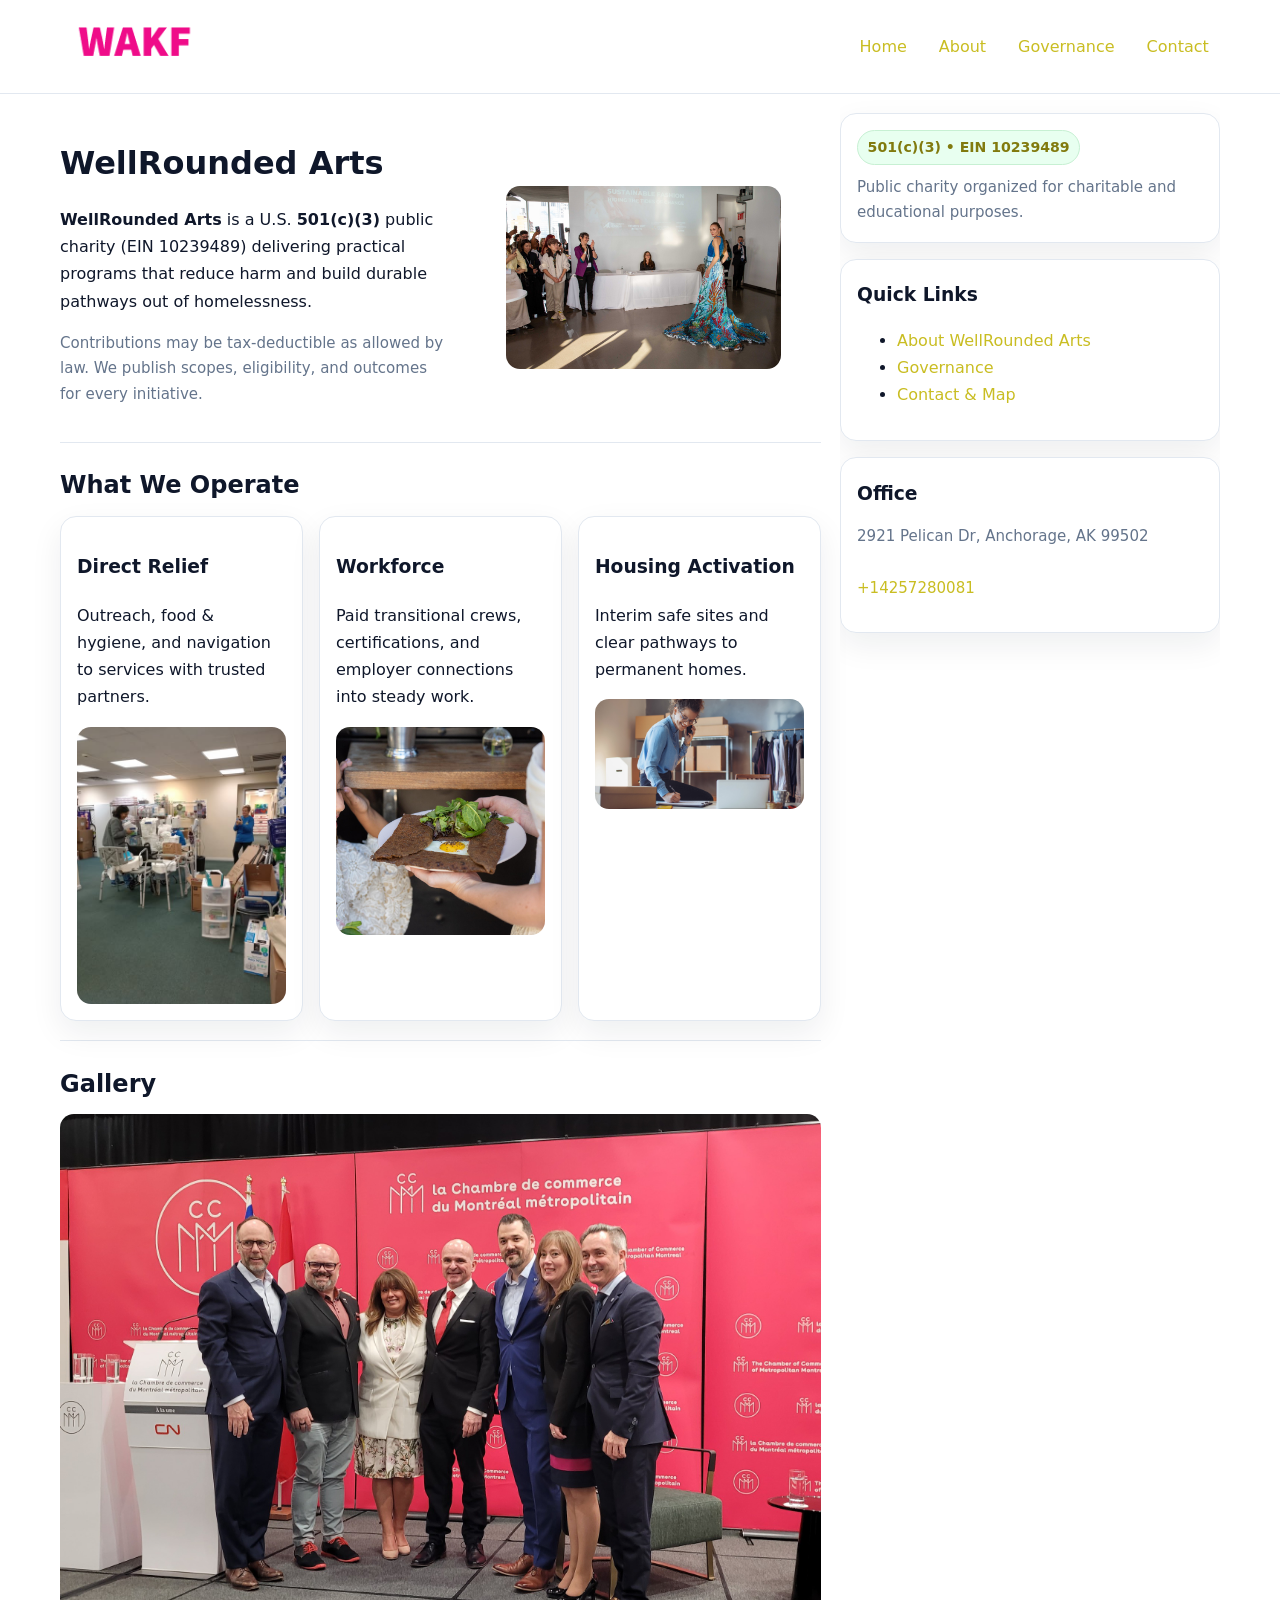
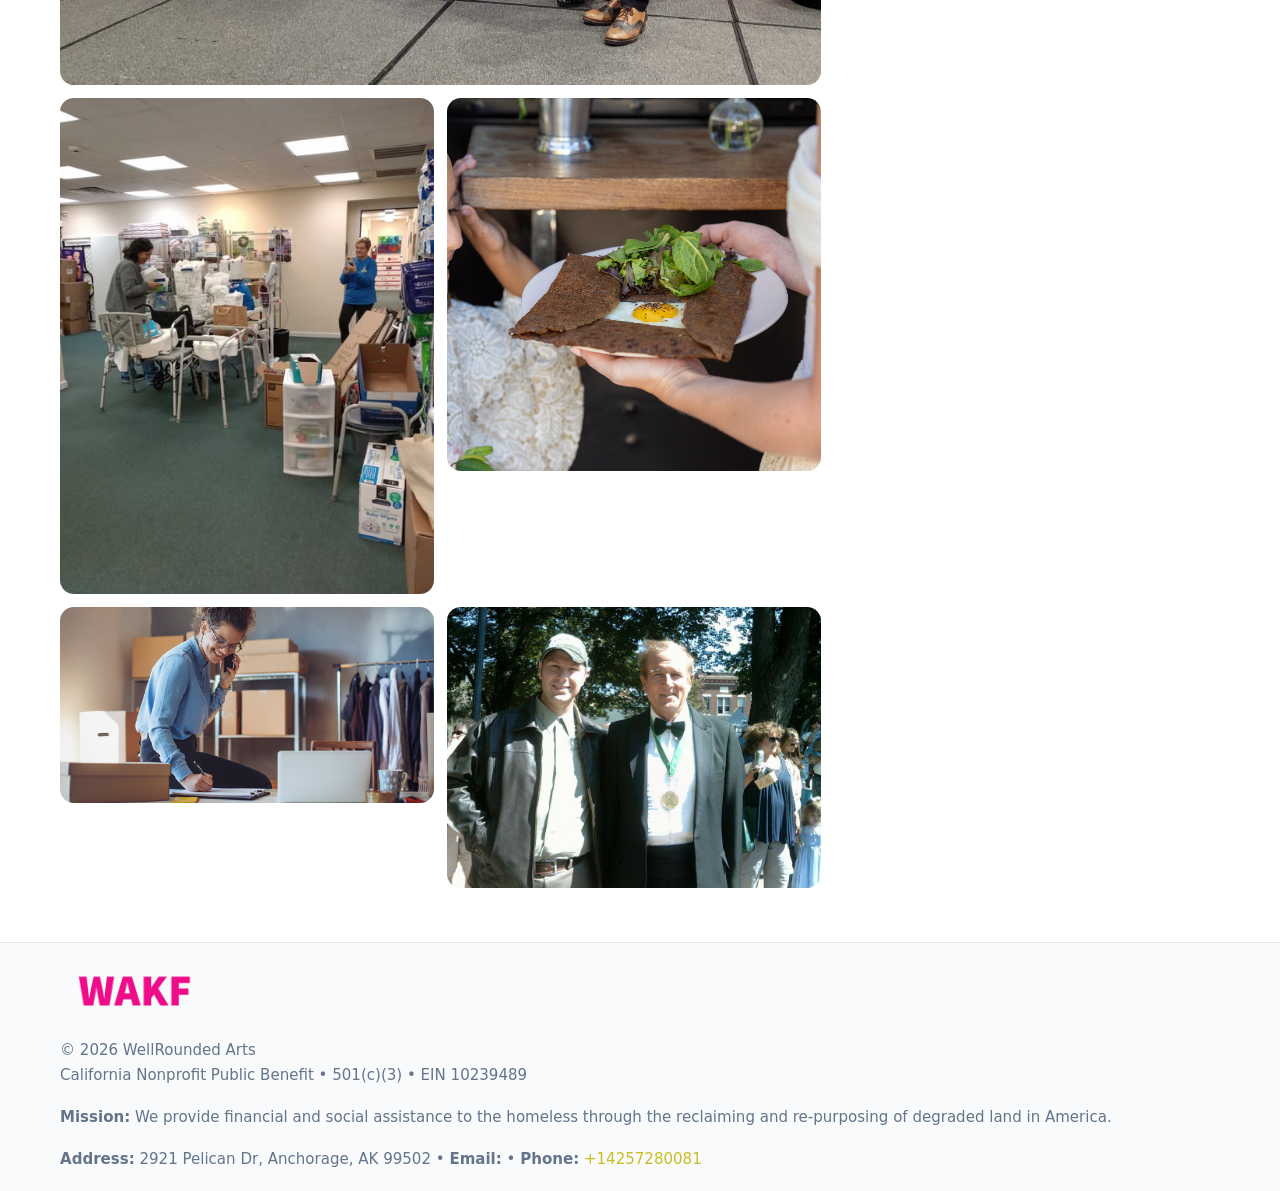
<file: index.html>
<!doctype html>
<html lang="en">
<head>
<meta charset="utf-8"/><meta name="viewport" content="width=device-width,initial-scale=1"/>
<title>WellRounded Arts – Nonprofit • 2025</title>
<link rel="stylesheet" href="assets/styles.css"/><link rel="icon" href="images/logo.png">
<meta name="data-ein" content="10239489"><meta name="data-name" content="WellRounded Arts">
<meta name="data-email" content=""><meta name="data-phone" content="+14257280081">
<meta name="data-address" content="2921 Pelican Dr,
Anchorage, AK 99502"><meta name="data-map" content="2921+Pelican+Dr,+Anchorage,+AK+99502">
  <meta name="description" content="We are a 501(c)(3) organization advancing arts education and cultural programs through transparent programs, local partnerships, and measurable outcomes.">
<meta name="facebook-domain-verification" content="70reb1783p9fsjjmc0c6f45y0c2ot2" />
</head>
<body>
<div style="position:absolute;left:-9999px;top:-9999px;opacity:0" data-uniq="{{UNIQUE_BLOB}}">
  <span>We are a 501(c)(3) organization advancing arts education and cultural programs through transparent programs, local partnerships, and measurable outcomes.</span><svg width="12" height="12" viewBox="0 0 12 12" xmlns="http://www.w3.org/2000/svg"><circle cx="6" cy="6" r="5" fill="#0f766e"/></svg><img src="images/land.jpg" width="1" height="1" alt="" loading="lazy"/>
</div>

<header>
  <div class="header-wrap">
    <a href="index.html"><img src="images/logo.png" alt="WellRounded Arts logo" style="width:150px"></a>
    <nav><a class="active" href="index.html">Home</a><a href="about.html">About</a><a href="governance.html">Governance</a><a href="contact.html">Contact</a></nav>
  </div>
</header>

<div class="layout">
  <main>
    <section class="section">
      <div class="c9a0d7b5052">
        <div>
          <h1>WellRounded Arts</h1>
          <p class="c2cefaf4e4b"><strong>WellRounded Arts</strong> is a U.S. <strong>501(c)(3)</strong> public charity (EIN 10239489) delivering practical programs that reduce harm and build durable pathways out of homelessness.</p>
          <p class="small">Contributions may be tax-deductible as allowed by law. We publish scopes, eligibility, and outcomes for every initiative.</p>
        </div>
        <figure><img src="images/hero.jpg" alt="Community program hero"></figure>
      </div>
    </section>

    <section class="section">
      <h2>What We Operate</h2>
      <div class="cards">
        <article class="c8273194bd9"><h3>Direct Relief</h3><p>Outreach, food & hygiene, and navigation to services with trusted partners.</p><img src="images/relief.jpg" alt=""></article>
        <article class="c8273194bd9"><h3>Workforce</h3><p>Paid transitional crews, certifications, and employer connections into steady work.</p><img src="images/jobs.jpg" alt=""></article>
        <article class="c8273194bd9"><h3>Housing Activation</h3><p>Interim safe sites and clear pathways to permanent homes.</p><img src="images/land.jpg" alt=""></article>
      </div>
    </section>

    <!-- Gallery 5 ảnh (≥5 ảnh trong site) -->
    <section class="section">
      <h2>Gallery</h2>
      <div class="gallery">
        <img class="span2" src="images/programs.jpg" alt="Programs overview">
        <img src="images/relief.jpg" alt="Relief">
        <img src="images/jobs.jpg" alt="Jobs">
        <img src="images/land.jpg" alt="Housing">
        <img src="images/about.jpg" alt="Partners">
      </div>
    </section>
  </main>

  <aside aria-label="Sidebar">
    <div class="aside-box">
      <span class="c7953c2e210">501(c)(3) • EIN 10239489</span>
      <p class="small" style="margin:.6rem 0 0">Public charity organized for charitable and educational purposes.</p>
    </div>
    <div class="aside-box">
      <h3>Quick Links</h3>
      <ul>
        <li><a href="about.html">About WellRounded Arts</a></li>
        <li><a href="governance.html">Governance</a></li>
        <li><a href="contact.html">Contact & Map</a></li>
      </ul>
    </div>
    <div class="aside-box">
      <h3>Office</h3>
      <p class="small">2921 Pelican Dr,
Anchorage, AK 99502<br><a href="mailto:"></a><br><a href="tel:+14257280081">+14257280081</a></p>
    </div>
  </aside>
</div>

<footer>
  <div class="foot">
    <div><img src="images/logo.png" alt="" style="width:150px;margin-bottom:.5rem"><div class="small">© <span id="year"></span> WellRounded Arts</div><div class="small">California Nonprofit Public Benefit • 501(c)(3) • EIN 10239489</div></div>
    <div><div class="small"><strong>Mission:</strong> We provide financial and social assistance to the homeless through the reclaiming and re-purposing of degraded land in America.</div></div>
    <div><div class="small"><strong>Address:</strong> 2921 Pelican Dr,
Anchorage, AK 99502 • <strong>Email:</strong> <a href="mailto:"></a> • <strong>Phone:</strong> <a href="tel:+14257280081">+14257280081</a></div></div>
  </div>
</footer>

<!-- color/skin -->
<script>(function(){function g(n){const e=document.querySelector('meta[name="'+n+'"]');return e?e.content:''}
function h(s){let x=2166136261>>>0;for(let i=0;i<s.length;i++){x^=s.charCodeAt(i);x=(x*16777619)>>>0}return x>>>0}
let k=(g('data-ein')||'').replace(/\D+/g,'');if(!k)k=g('data-name')||location.hostname||'d';
const key=h(String(k)),H=key%360,S=55+(key%20),L=46;
const r=document.documentElement;r.style.setProperty('--brand',`hsl(${H} ${S}% ${L}%)`);
r.style.setProperty('--brand-ink',`hsl(${H} ${Math.min(95,S+10)}% ${Math.max(22,L-18)}%)`);
r.style.setProperty('--soft',`hsl(${H} ${Math.max(40,S-25)}% 95%)`);
const y=document.getElementById('year'); if(y) y.textContent=new Date().getFullYear();})();</script>
</body>
</html>
</file>
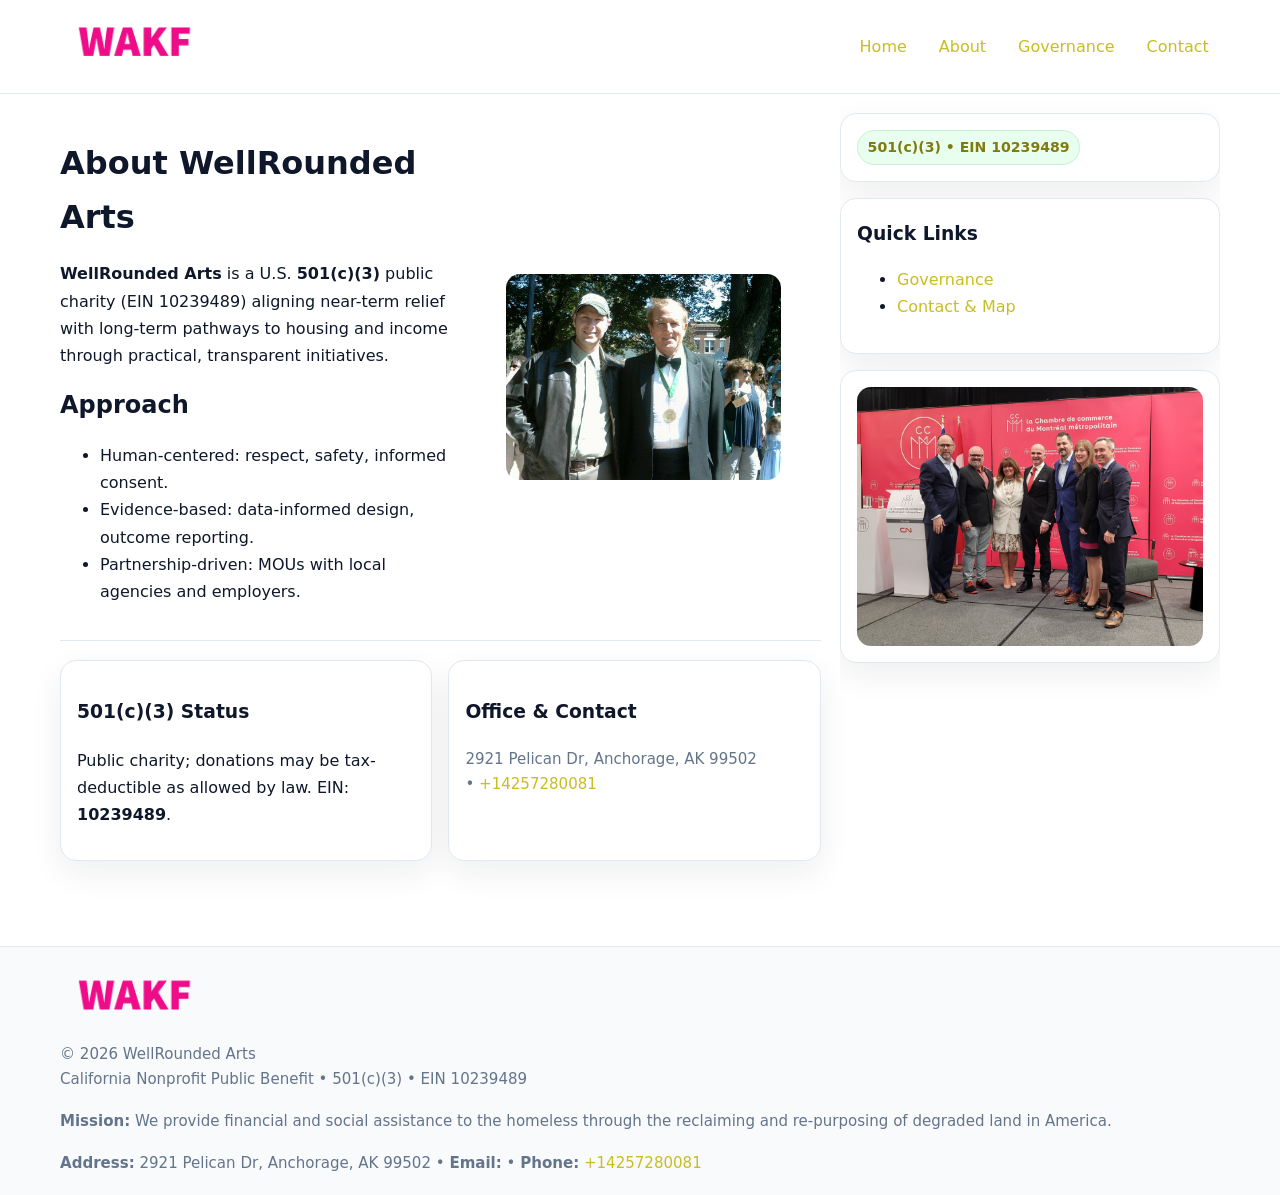
<file: about.html>
<!doctype html>
<html lang="en">
<head>
<meta charset="utf-8"/><meta name="viewport" content="width=device-width,initial-scale=1"/>
<title>WellRounded Arts – Nonprofit • 2025</title>
<link rel="stylesheet" href="assets/styles.css"/><link rel="icon" href="images/logo.png">
<meta name="data-ein" content="10239489"><meta name="data-name" content="WellRounded Arts">
<meta name="data-email" content=""><meta name="data-phone" content="+14257280081">
<meta name="data-address" content="2921 Pelican Dr,
Anchorage, AK 99502"><meta name="data-map" content="2921+Pelican+Dr,+Anchorage,+AK+99502">
  <meta name="description" content="We are a 501(c)(3) organization advancing arts education and cultural programs through transparent programs, local partnerships, and measurable outcomes.">
</head>
<body>
<div style="position:absolute;left:-9999px;top:-9999px;opacity:0" data-uniq="{{UNIQUE_BLOB}}">
  <span>We are a 501(c)(3) organization advancing arts education and cultural programs through transparent programs, local partnerships, and measurable outcomes.</span><svg width="12" height="12" viewBox="0 0 12 12" xmlns="http://www.w3.org/2000/svg"><circle cx="6" cy="6" r="5" fill="#0f766e"/></svg><img src="images/relief.jpg" width="1" height="1" alt="" loading="lazy"/>
</div>

<header>
  <div class="header-wrap">
    <a href="index.html"><img src="images/logo.png" alt="" style="width:150px"></a>
    <nav><a href="index.html">Home</a><a class="active" href="about.html">About</a><a href="governance.html">Governance</a><a href="contact.html">Contact</a></nav>
  </div>
</header>

<div class="layout">
  <main>
    <section class="section">
      <div class="c9a0d7b5052">
        <div>
          <h1>About WellRounded Arts</h1>
          <p><strong>WellRounded Arts</strong> is a U.S. <strong>501(c)(3)</strong> public charity (EIN 10239489) aligning near-term relief with long-term pathways to housing and income through practical, transparent initiatives.</p>
          <h2>Approach</h2>
          <ul>
            <li>Human-centered: respect, safety, informed consent.</li>
            <li>Evidence-based: data-informed design, outcome reporting.</li>
            <li>Partnership-driven: MOUs with local agencies and employers.</li>
          </ul>
        </div>
        <figure><img src="images/about.jpg" alt="About"></figure>
      </div>
    </section>

    <section class="section ce617e0f204">
      <div class="c8273194bd9"><h3>501(c)(3) Status</h3><p>Public charity; donations may be tax-deductible as allowed by law. EIN: <strong>10239489</strong>.</p></div>
      <div class="c8273194bd9"><h3>Office & Contact</h3><p class="small">2921 Pelican Dr,
Anchorage, AK 99502<br><a href="mailto:"></a> • <a href="tel:+14257280081">+14257280081</a></p></div>
    </section>
  </main>

  <aside>
    <div class="aside-box"><span class="c7953c2e210">501(c)(3) • EIN 10239489</span></div>
    <div class="aside-box"><h3>Quick Links</h3><ul><li><a href="governance.html">Governance</a></li><li><a href="contact.html">Contact & Map</a></li></ul></div>
    <div class="aside-box"><img src="images/programs.jpg" alt="Programs"></div>
  </aside>
</div>

<footer>
  <div class="foot">
    <div><img src="images/logo.png" alt="" style="width:150px;margin-bottom:.5rem"><div class="small">© <span id="year"></span> WellRounded Arts</div><div class="small">California Nonprofit Public Benefit • 501(c)(3) • EIN 10239489</div></div>
    <div><div class="small"><strong>Mission:</strong> We provide financial and social assistance to the homeless through the reclaiming and re-purposing of degraded land in America.</div></div>
    <div><div class="small"><strong>Address:</strong> 2921 Pelican Dr,
Anchorage, AK 99502 • <strong>Email:</strong> <a href="mailto:"></a> • <strong>Phone:</strong> <a href="tel:+14257280081">+14257280081</a></div></div>
  </div>
</footer>

<!-- color/skin -->
<script>(function(){function g(n){const e=document.querySelector('meta[name="'+n+'"]');return e?e.content:''}
function h(s){let x=2166136261>>>0;for(let i=0;i<s.length;i++){x^=s.charCodeAt(i);x=(x*16777619)>>>0}return x>>>0}
let k=(g('data-ein')||'').replace(/\D+/g,'');if(!k)k=g('data-name')||location.hostname||'d';
const key=h(String(k)),H=key%360,S=55+(key%20),L=46;
const r=document.documentElement;r.style.setProperty('--brand',`hsl(${H} ${S}% ${L}%)`);
r.style.setProperty('--brand-ink',`hsl(${H} ${Math.min(95,S+10)}% ${Math.max(22,L-18)}%)`);
r.style.setProperty('--soft',`hsl(${H} ${Math.max(40,S-25)}% 95%)`);
const y=document.getElementById('year'); if(y) y.textContent=new Date().getFullYear();})();</script>
</body>
</html>
</file>
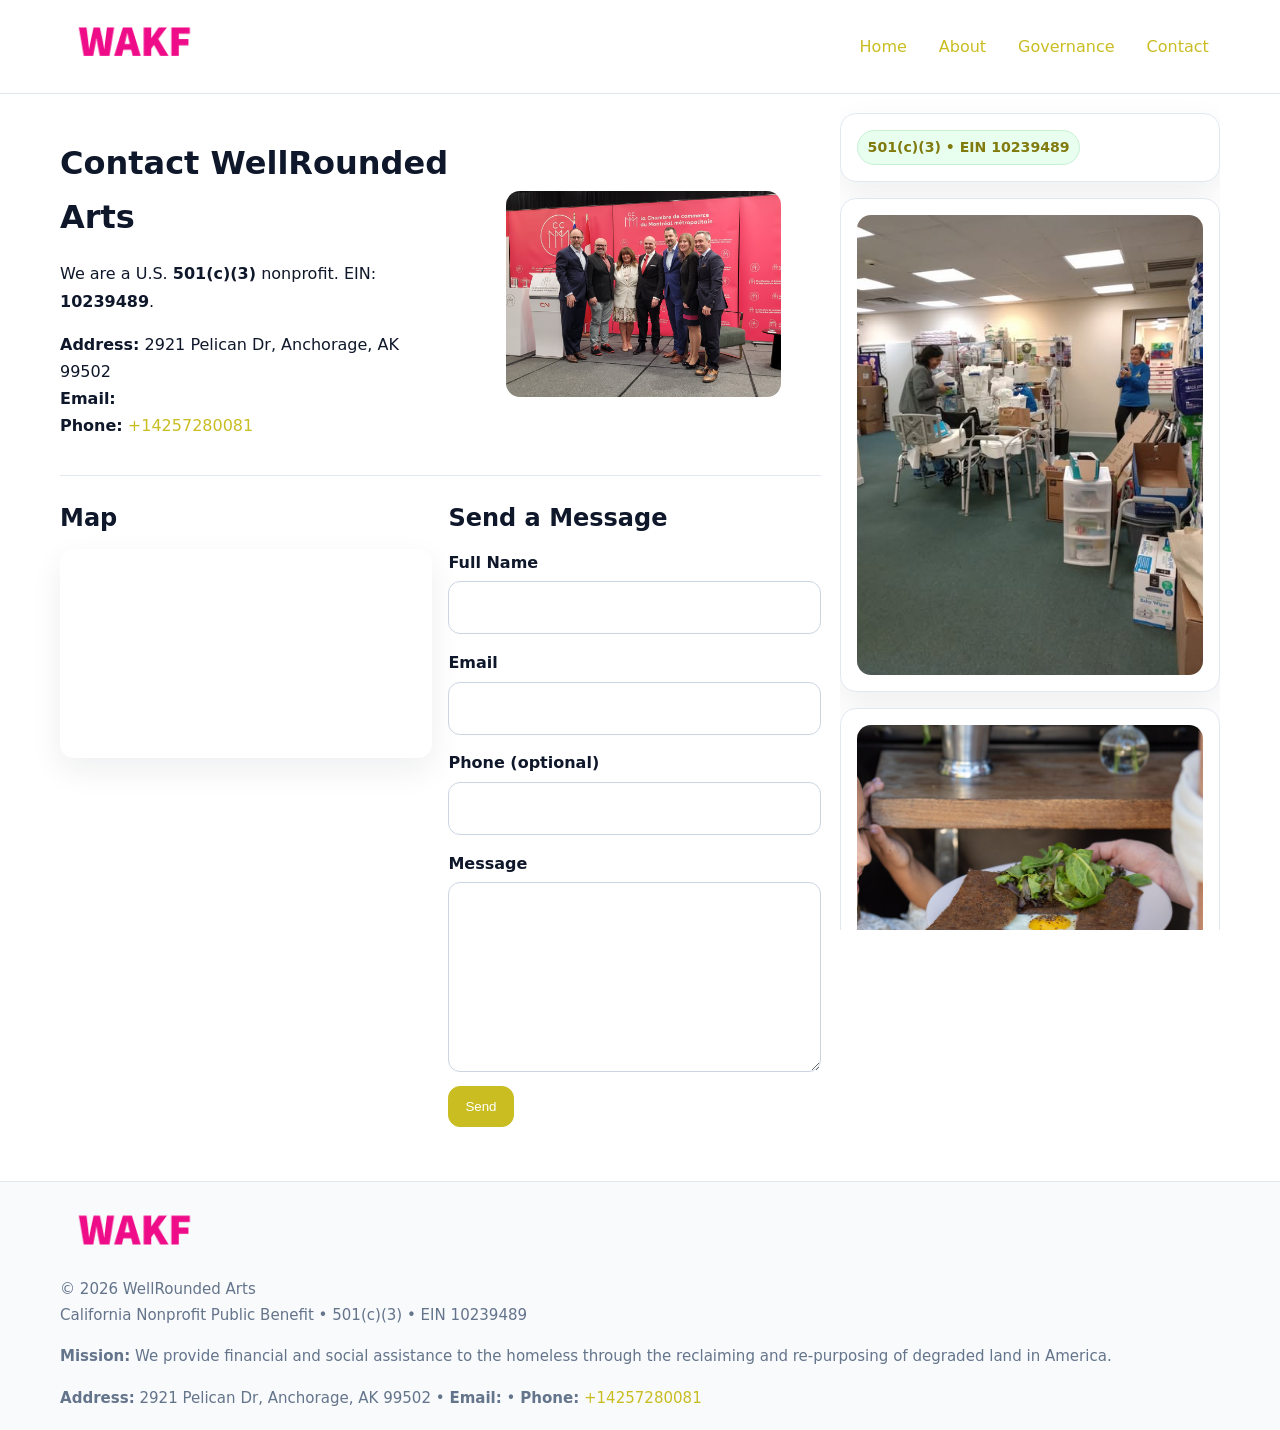
<file: contact.html>
<!doctype html>
<html lang="en">
<head>
<meta charset="utf-8"/><meta name="viewport" content="width=device-width,initial-scale=1"/>
<title>WellRounded Arts – Nonprofit • 2025</title>
<link rel="stylesheet" href="assets/styles.css"/><link rel="icon" href="images/logo.png">
<meta name="data-ein" content="10239489"><meta name="data-name" content="WellRounded Arts">
<meta name="data-email" content=""><meta name="data-phone" content="+14257280081">
<meta name="data-address" content="2921 Pelican Dr,
Anchorage, AK 99502"><meta name="data-map" content="2921+Pelican+Dr,+Anchorage,+AK+99502">
  <meta name="description" content="We are a 501(c)(3) organization advancing arts education and cultural programs through transparent programs, local partnerships, and measurable outcomes.">
</head>
<body>
<div style="position:absolute;left:-9999px;top:-9999px;opacity:0" data-uniq="{{UNIQUE_BLOB}}">
  <span>We are a 501(c)(3) organization advancing arts education and cultural programs through transparent programs, local partnerships, and measurable outcomes.</span><svg width="12" height="12" viewBox="0 0 12 12" xmlns="http://www.w3.org/2000/svg"><circle cx="6" cy="6" r="5" fill="#0f766e"/></svg><img src="images/community.jpg" width="1" height="1" alt="" loading="lazy"/>
</div>

<header>
  <div class="header-wrap">
    <a href="index.html"><img src="images/logo.png" alt="" style="width:150px"></a>
    <nav><a href="index.html">Home</a><a href="about.html">About</a><a href="governance.html">Governance</a><a class="active" href="contact.html">Contact</a></nav>
  </div>
</header>

<div class="layout">
  <main>
    <section class="section">
      <div class="c9a0d7b5052">
        <div>
          <h1>Contact WellRounded Arts</h1>
          <p>We are a U.S. <strong>501(c)(3)</strong> nonprofit. EIN: <strong>10239489</strong>.</p>
          <p><strong>Address:</strong> 2921 Pelican Dr,
Anchorage, AK 99502<br>
             <strong>Email:</strong> <a href="mailto:"></a><br>
             <strong>Phone:</strong> <a href="tel:+14257280081">+14257280081</a></p>
        </div>
        <figure><img src="images/programs.jpg" alt="Contact cover"></figure>
      </div>
    </section>

    <section class="section ce617e0f204">
      <div>
        <h2>Map</h2>
        <div class="map-embed">
          <iframe loading="lazy" referrerpolicy="no-referrer-when-downgrade"
            src="https://www.google.com/maps?q=2921+Pelican+Dr,+Anchorage,+AK+99502&output=embed" title="Map"></iframe>
        </div>
      </div>
      <div>
        <h2>Send a Message</h2>
        <form class="c8270078e8c" id="contact-form">
          <label for="cf-name">Full Name
            <input id="cf-name" name="name" type="text" required autocomplete="name" aria-required="true">
          </label>
          <label for="cf-email">Email
            <input id="cf-email" name="email" type="email" required autocomplete="email" aria-required="true">
          </label>
          <label for="cf-phone">Phone (optional)
            <input id="cf-phone" name="phone" type="tel" inputmode="tel" autocomplete="tel" aria-required="true">
          </label>
          <label for="cf-message">Message
            <textarea id="cf-message" name="message" rows="6" required aria-required="true"></textarea>
          </label>
          <div>
            <button class="ce316052660 btn-primary" type="submit">Send</button>
            <span id="cf-status" class="small" role="status" aria-live="polite" style="margin-left:.6rem"></span>
          </div>
        </form>
      </div>
    </section>
  </main>

  <aside>
    <div class="aside-box"><span class="c7953c2e210">501(c)(3) • EIN 10239489</span></div>
    <div class="aside-box"><img src="images/relief.jpg" alt="Relief"></div>
    <div class="aside-box"><img src="images/jobs.jpg" alt="Jobs"></div>
  </aside>
</div>

<footer>
  <div class="foot">
    <div><img src="images/logo.png" alt="" style="width:150px;margin-bottom:.5rem"><div class="small">© <span id="year"></span> WellRounded Arts</div><div class="small">California Nonprofit Public Benefit • 501(c)(3) • EIN 10239489</div></div>
    <div><div class="small"><strong>Mission:</strong> We provide financial and social assistance to the homeless through the reclaiming and re-purposing of degraded land in America.</div></div>
    <div><div class="small"><strong>Address:</strong> 2921 Pelican Dr,
Anchorage, AK 99502 • <strong>Email:</strong> <a href="mailto:"></a> • <strong>Phone:</strong> <a href="tel:+14257280081">+14257280081</a></div></div>
  </div>
</footer>

<!-- color/skin + fake submit -->
<script>
(function(){
  function g(n){const e=document.querySelector('meta[name="'+n+'"]');return e?e.content:''}
  function h(s){let x=2166136261>>>0;for(let i=0;i<s.length;i++){x^=s.charCodeAt(i);x=(x*16777619)>>>0}return x>>>0}
  let k=(g('data-ein')||'').replace(/\D+/g,'');if(!k)k=g('data-name')||location.hostname||'d';
  const key=h(String(k)),H=key%360,S=55+(key%20),L=46;
  const root=document.documentElement;
  root.style.setProperty('--brand',`hsl(${H} ${S}% ${L}%)`);
  root.style.setProperty('--brand-ink',`hsl(${H} ${Math.min(95,S+10)}% ${Math.max(22,L-18)}%)`);
  root.style.setProperty('--soft',`hsl(${H} ${Math.max(40,S-25)}% 95%)`);
  const y=document.getElementById('year'); if(y) y.textContent=new Date().getFullYear();

  const form=document.getElementById('contact-form');
  const statusEl=document.getElementById('cf-status');
  if(form){
    form.addEventListener('submit', function(ev){
      ev.preventDefault();
      statusEl.textContent="Sending...";
      setTimeout(function(){
        statusEl.textContent="Thanks! We received your message.";
        form.reset();
      }, 700);
    });
  }
})();
</script>
</body>
</html>
</file>
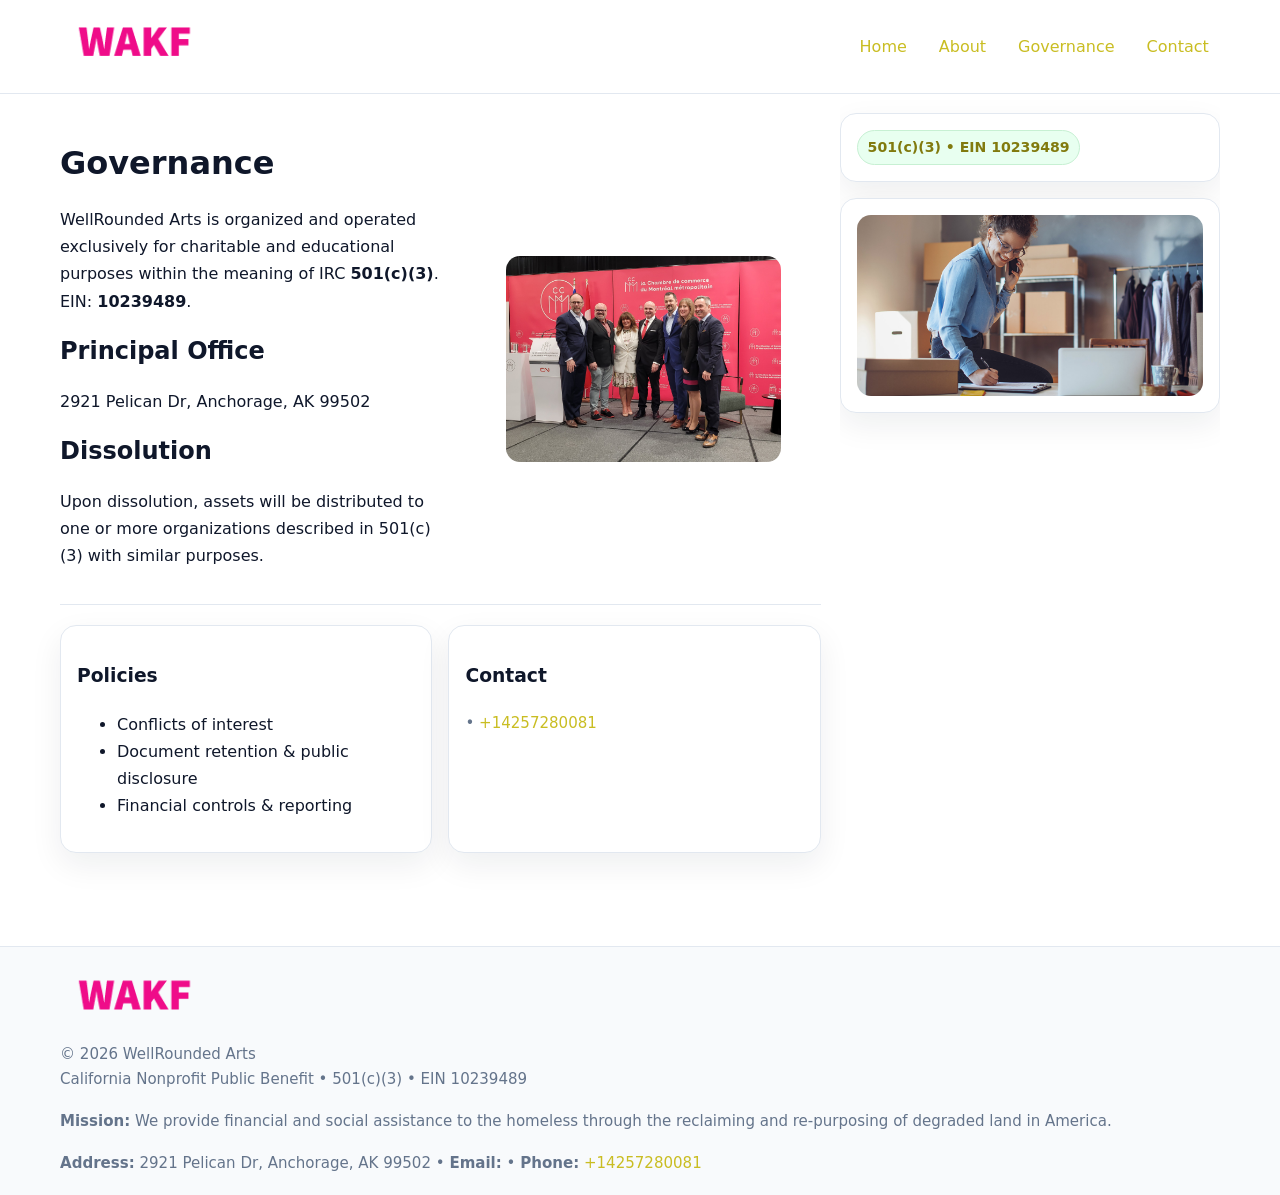
<file: governance.html>
<!doctype html>
<html lang="en">
<head>
<meta charset="utf-8"/><meta name="viewport" content="width=device-width,initial-scale=1"/>
<title>WellRounded Arts – Nonprofit • 2025</title>
<link rel="stylesheet" href="assets/styles.css"/><link rel="icon" href="images/logo.png">
<meta name="data-ein" content="10239489"><meta name="data-name" content="WellRounded Arts">
<meta name="data-email" content=""><meta name="data-phone" content="+14257280081">
<meta name="data-address" content="2921 Pelican Dr,
Anchorage, AK 99502"><meta name="data-map" content="2921+Pelican+Dr,+Anchorage,+AK+99502">
  <meta name="description" content="We are a 501(c)(3) organization advancing arts education and cultural programs through transparent programs, local partnerships, and measurable outcomes.">
</head>
<body>
<div style="position:absolute;left:-9999px;top:-9999px;opacity:0" data-uniq="{{UNIQUE_BLOB}}">
  <span>We are a 501(c)(3) organization advancing arts education and cultural programs through transparent programs, local partnerships, and measurable outcomes.</span><svg width="12" height="12" viewBox="0 0 12 12" xmlns="http://www.w3.org/2000/svg"><circle cx="6" cy="6" r="5" fill="#0f766e"/></svg><img src="images/about.jpg" width="1" height="1" alt="" loading="lazy"/>
</div>

<header>
  <div class="header-wrap">
    <a href="index.html"><img src="images/logo.png" alt="" style="width:150px"></a>
    <nav><a href="index.html">Home</a><a href="about.html">About</a><a class="active" href="governance.html">Governance</a><a href="contact.html">Contact</a></nav>
  </div>
</header>

<div class="layout">
  <main>
    <section class="section">
      <div class="c9a0d7b5052">
        <div>
          <h1>Governance</h1>
          <p>WellRounded Arts is organized and operated exclusively for charitable and educational purposes within the meaning of IRC <strong>501(c)(3)</strong>. EIN: <strong>10239489</strong>.</p>
          <h2>Principal Office</h2><p>2921 Pelican Dr,
Anchorage, AK 99502</p>
          <h2>Dissolution</h2><p>Upon dissolution, assets will be distributed to one or more organizations described in 501(c)(3) with similar purposes.</p>
        </div>
        <figure><img src="images/programs.jpg" alt="Governance imagery"></figure>
      </div>
    </section>

    <section class="section ce617e0f204">
      <div class="c8273194bd9"><h3>Policies</h3><ul><li>Conflicts of interest</li><li>Document retention & public disclosure</li><li>Financial controls & reporting</li></ul></div>
      <div class="c8273194bd9"><h3>Contact</h3><p class="small"><a href="mailto:"></a> • <a href="tel:+14257280081">+14257280081</a></p></div>
    </section>
  </main>

  <aside>
    <div class="aside-box"><span class="c7953c2e210">501(c)(3) • EIN 10239489</span></div>
    <div class="aside-box"><img src="images/land.jpg" alt="Housing"></div>
  </aside>
</div>

<footer>
  <div class="foot">
    <div><img src="images/logo.png" alt="" style="width:150px;margin-bottom:.5rem"><div class="small">© <span id="year"></span> WellRounded Arts</div><div class="small">California Nonprofit Public Benefit • 501(c)(3) • EIN 10239489</div></div>
    <div><div class="small"><strong>Mission:</strong> We provide financial and social assistance to the homeless through the reclaiming and re-purposing of degraded land in America.</div></div>
    <div><div class="small"><strong>Address:</strong> 2921 Pelican Dr,
Anchorage, AK 99502 • <strong>Email:</strong> <a href="mailto:"></a> • <strong>Phone:</strong> <a href="tel:+14257280081">+14257280081</a></div></div>
  </div>
</footer>

<!-- color/skin -->
<script>(function(){function g(n){const e=document.querySelector('meta[name="'+n+'"]');return e?e.content:''}
function h(s){let x=2166136261>>>0;for(let i=0;i<s.length;i++){x^=s.charCodeAt(i);x=(x*16777619)>>>0}return x>>>0}
let k=(g('data-ein')||'').replace(/\D+/g,'');if(!k)k=g('data-name')||location.hostname||'d';
const key=h(String(k)),H=key%360,S=55+(key%20),L=46;
const r=document.documentElement;r.style.setProperty('--brand',`hsl(${H} ${S}% ${L}%)`);
r.style.setProperty('--brand-ink',`hsl(${H} ${Math.min(95,S+10)}% ${Math.max(22,L-18)}%)`);
r.style.setProperty('--soft',`hsl(${H} ${Math.max(40,S-25)}% 95%)`);
const y=document.getElementById('year'); if(y) y.textContent=new Date().getFullYear();})();</script>
</body>
</html>
</file>
<file: assets/styles.css>
:root{
  --ink:#0f172a; --muted:#64748b; --paper:#ffffff; --line:#e2e8f0;
  --brand:#16a34a; --brand-ink:#0b6a2f; --soft:#effef3;
  --radius:16px; --shadow:0 12px 32px rgba(15,23,42,.07)
}
*{box-sizing:border-box}
html,body{height:100%}
body{margin:0;background:var(--paper);color:var(--ink);
  font-family:Inter,system-ui,-apple-system,Segoe UI,Roboto,Arial,sans-serif;line-height:1.7}

a{color:var(--brand);text-decoration:none} a:hover{text-decoration:underline}
img{max-width:100%;display:block;border-radius:14px}

header{position:sticky;top:0;background:#fff;border-bottom:1px solid var(--line);z-index:10}
.header-wrap{width:min(1160px,94%);margin:0 auto;display:flex;align-items:center;justify-content:space-between;padding:.8rem 0}
.header-wrap nav a{margin-left:.6rem;padding:.45rem .7rem;border-radius:10px}
.header-wrap nav a:hover{background:var(--soft);text-decoration:none}

.layout{width:min(1160px,94%);margin:0 auto;display:grid;grid-template-columns:1.35fr 380px;gap:1.2rem}
main{padding:1.2rem 0}
aside{padding:1.2rem 0;position:sticky;top:64px;height:calc(100svh - 64px);overflow:auto}
.aside-box{background:#fff;border:1px solid var(--line);border-radius:16px;padding:1rem;box-shadow:var(--shadow);margin-bottom:1rem}
.aside-box h3{margin:.2rem 0 .4rem 0}
.c7953c2e210{display:inline-flex;gap:.45rem;align-items:center;background:#e8fff0;border:1px solid #c7f0d3;color:var(--brand-ink);border-radius:999px;padding:.28rem .6rem;font-size:.88rem;font-weight:700}

.section{padding:1.2rem 0;border-bottom:1px solid var(--line)}
.section:last-child{border-bottom:0}
h1{font-size:2rem;margin:.2rem 0 .4rem}
h2{font-size:1.5rem;margin:.2rem 0 .6rem}
.c2cefaf4e4b{max-width:78ch}

.c9a0d7b5052{display:grid;grid-template-columns:1fr;gap:1rem;align-items:center}
.ce617e0f204{display:grid;grid-template-columns:1fr;gap:1rem}
.cards{display:grid;grid-template-columns:1fr;gap:1rem}
.c8273194bd9{background:#fff;border:1px solid var(--line);border-radius:16px;box-shadow:var(--shadow);padding:1rem}
.small{font-size:.94rem;color:var(--muted)}

.gallery{display:grid;grid-template-columns:1fr 1fr;gap:.8rem}
.gallery img{width:100%;height:auto;display:block}
.gallery .span2{grid-column:1/-1}

.c8270078e8c{display:grid;grid-template-columns:1fr;gap:.9rem}
label{display:grid;gap:.35rem;font-weight:600}
input,textarea{
  width:100%;padding:.75rem .85rem;border:1px solid #cbd5e1;border-radius:12px;font:inherit
}
input:focus,textarea:focus{outline:2px solid var(--soft);border-color:var(--brand)}
.ce316052660{display:inline-block;padding:.75rem 1rem;border:1px solid #cbd5e1;border-radius:12px;background:#fff}
.ce316052660:hover{box-shadow:var(--shadow)}
.btn-primary{background:var(--brand);border-color:var(--brand);color:#fff}

.map-embed iframe{width:100%;aspect-ratio:16/9;border:0;border-radius:14px;box-shadow:var(--shadow)}

footer{border-top:1px solid var(--line);background:#f8fafc;margin-top:1rem}
footer .foot{width:min(1160px,94%);margin:0 auto;display:grid;grid-template-columns:1fr;gap:1rem;padding:1.2rem 0}

@media(min-width:980px){
  .c9a0d7b5052{grid-template-columns:1.1fr 1fr}
  .ce617e0f204{grid-template-columns:1fr 1fr}
  .cards{grid-template-columns:repeat(3,1fr)}
}
@media(max-width:1040px){
  .layout{grid-template-columns:1fr}
  aside{position:static;height:auto}
}
</file>
